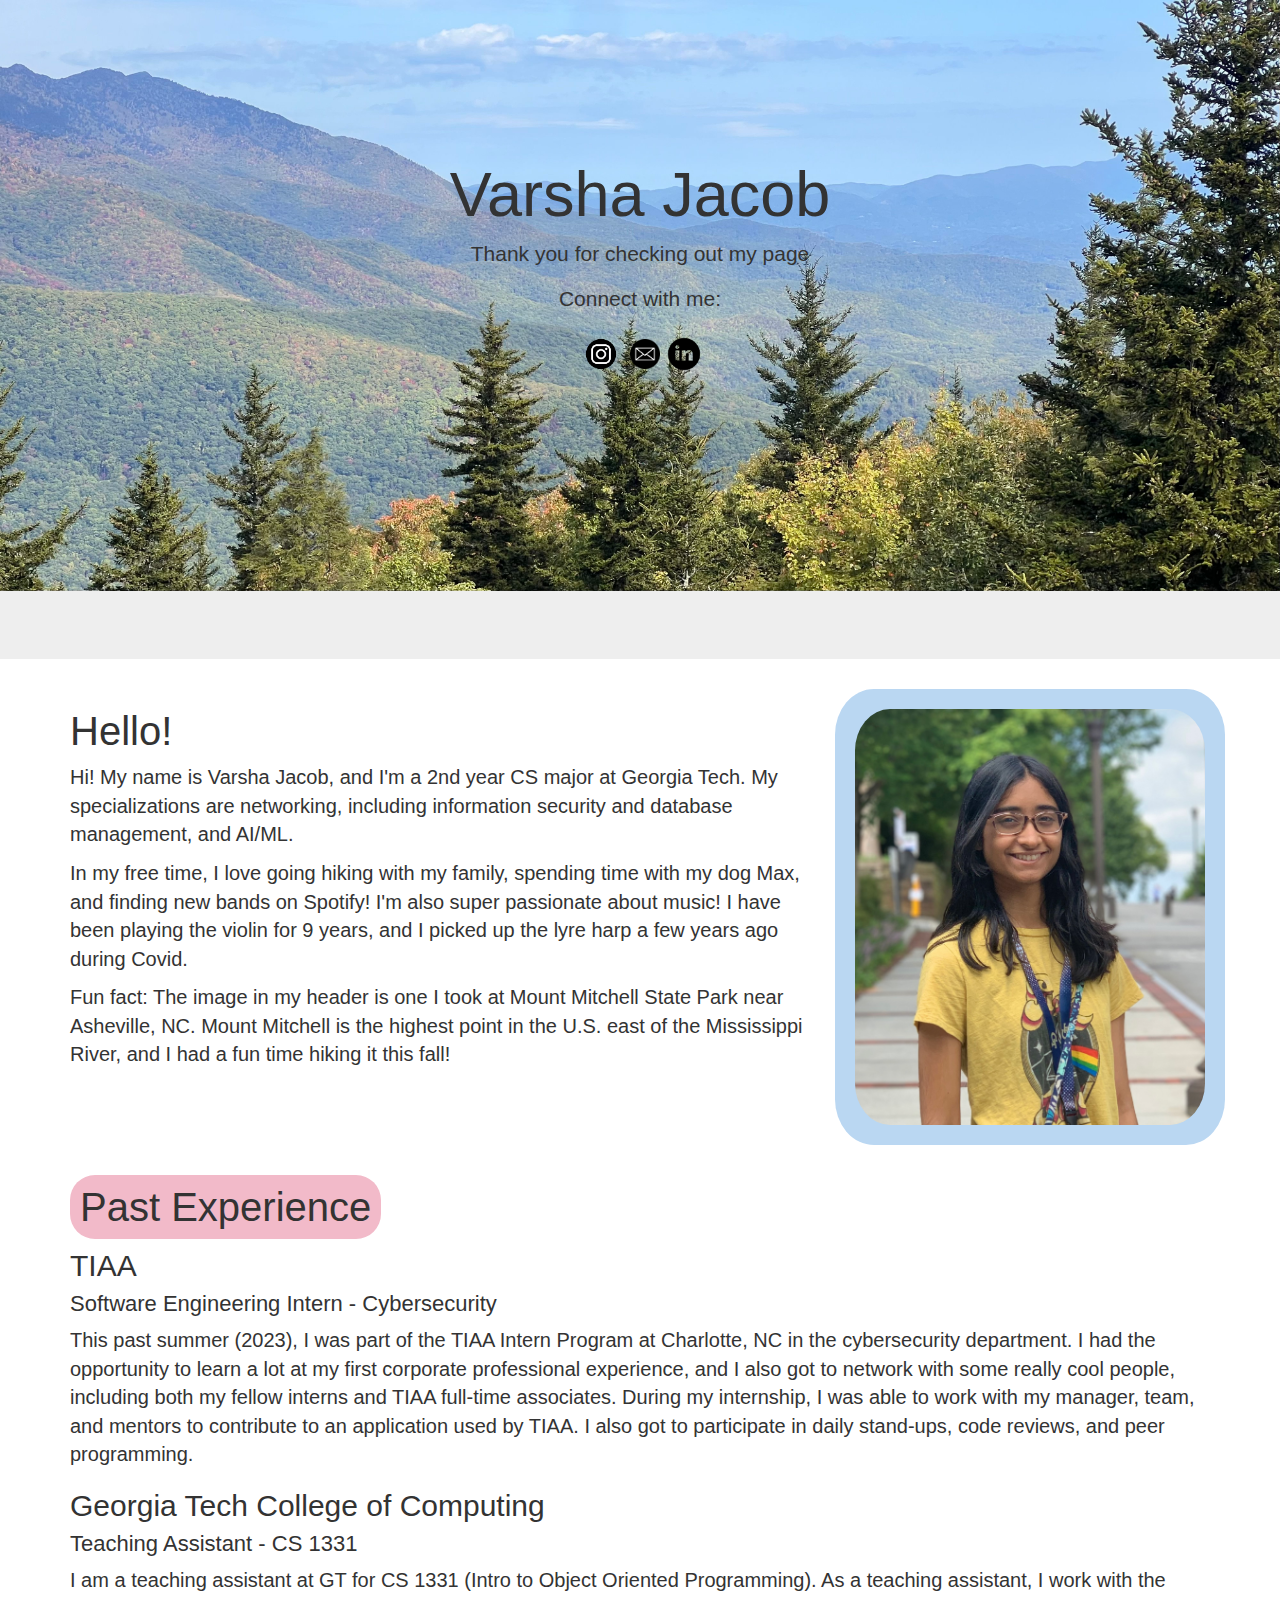
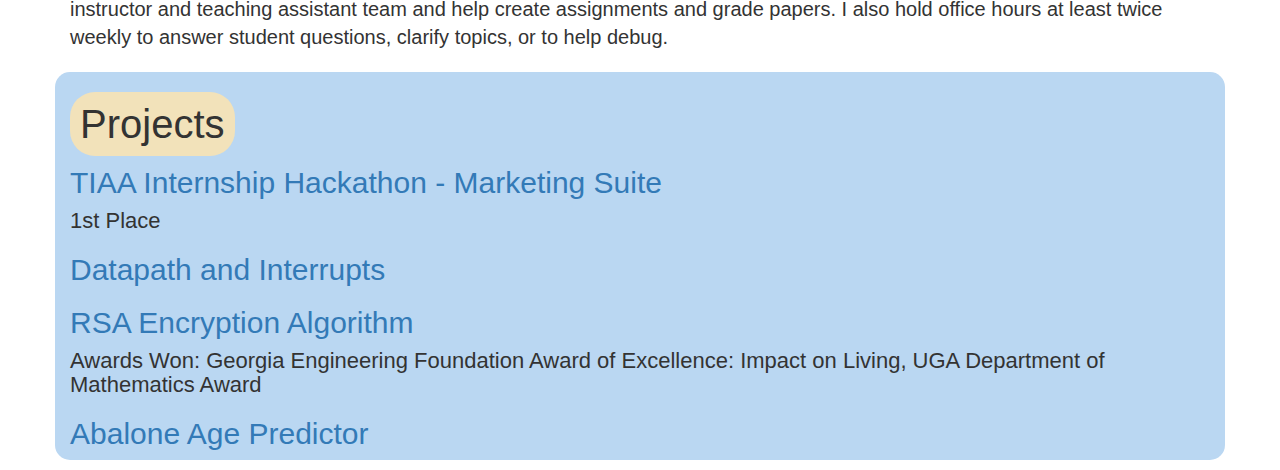
<file: index.html>
<!DOCTYPE html>
<html lang="en">
<head>
  <title>Varsha Jacob</title>
  <meta charset="utf-8">
  <meta name="viewport" content="width=device-width, initial-scale=1">
  <link rel="stylesheet" href="https://maxcdn.bootstrapcdn.com/bootstrap/3.4.1/css/bootstrap.min.css">
  <script src="https://ajax.googleapis.com/ajax/libs/jquery/3.6.4/jquery.min.js"></script>
  <script src="https://maxcdn.bootstrapcdn.com/bootstrap/3.4.1/js/bootstrap.min.js"></script>
  <link rel="stylesheet" href="styles.css">
</head>
<body>
    <!-- 
      <div class="topnav">
        <a class="active" href="#home">Home</a>
        <a href="#hello">About</a>
        <a href="#past-experiences">Past Experiences</a>
        <a href="#projects">Projects</a>
      </div>
    -->

<div class="jumbotron text-center">
  <h1>Varsha Jacob</h1>
  <p>Thank you for checking out my page</p> 
  <p>Connect with me: </p>
  <a href = "https://www.instagram.com/varshajacob15/"><img src = "assets/instagram.png" width = "50px"></a>
  <a href = "mailto:varsha.jacob@gatech.edu"><img src = "assets/email.png" width = "30px"></a>
  <a href = "https://www.linkedin.com/in/varsha-jacob/"><img src = "assets/linkedin.png" width = "40px"></a>
  

</div>

<div class="container">
  <div class="row">
    <div class="col-xs-8">
        <h1 id = "hello">Hello!</h1>
        
        <p>Hi! My name is Varsha Jacob, and I'm a 2nd year CS major at Georgia Tech. My specializations are networking, including information security and database management, and AI/ML.
        </p>
        <p>In my free time, I love going hiking with my family, spending time with my dog Max, and finding new bands on Spotify! I'm also super passionate about music! 
          I have been playing the violin for 9 years, and I picked up the lyre harp a few years ago during Covid. 
        </p>
        <p>Fun fact: The image in my header is one I took at Mount Mitchell State Park near Asheville, NC. Mount Mitchell is the highest point in the U.S. east of the Mississippi River, and I had a fun time hiking it this fall!</p>
    </div>
    <div class="col-xs-4 background-blue right me-img">
        <img src = "assets/me.jpg" width = "100%" class = "me-img">
    </div>
  </div>
</div>
<div class = "container">
    <h1 class = "background-pink bubble" id = "past-experiences"><span>Past Experience</span></h1>
    <h3>TIAA</h3>
    <h4>Software Engineering Intern - Cybersecurity</h4>
    <p>This past summer (2023), I was part of the TIAA Intern Program at Charlotte, NC in the cybersecurity department. 
    I had the opportunity to learn a lot at my first corporate professional experience, and I also got to network with some really cool people, including both my fellow interns and TIAA full-time associates.
    During my internship, I was able to work with my manager, team, and mentors to contribute to an application used by TIAA. I also got to participate in daily stand-ups, code reviews, and peer programming. </p>
    <h3>Georgia Tech College of Computing</h3>
    <h4>Teaching Assistant - CS 1331</h4>
    <p>I am a teaching assistant at GT for CS 1331 (Intro to Object Oriented Programming). As a teaching assistant, I work with the instructor and teaching assistant team and help create assignments and grade papers.
        I also hold office hours at least twice weekly to answer student questions, clarify topics, or to help debug. 
    </p>
</div>
<div class = "container background-blue projects">
    <h1 class = "background-orange" id = "projects"><span>Projects</span></h1>
    <a href = "TIAA.html"><h3>TIAA Internship Hackathon - Marketing Suite</h3></a>
    <h4>1st Place</h4>
    
    <a href = "datapath.html"><h3>Datapath and Interrupts</h3></a>
    
    <a href = "rsa.html"><h3>RSA Encryption Algorithm</h3></a>
    <h4>Awards Won: Georgia Engineering Foundation Award of Excellence: Impact on Living, UGA Department of Mathematics Award</h4>

    <a href = "abalone.html"><h3>Abalone Age Predictor</h3></a>

    
</div>

</body>
</html>
</file>
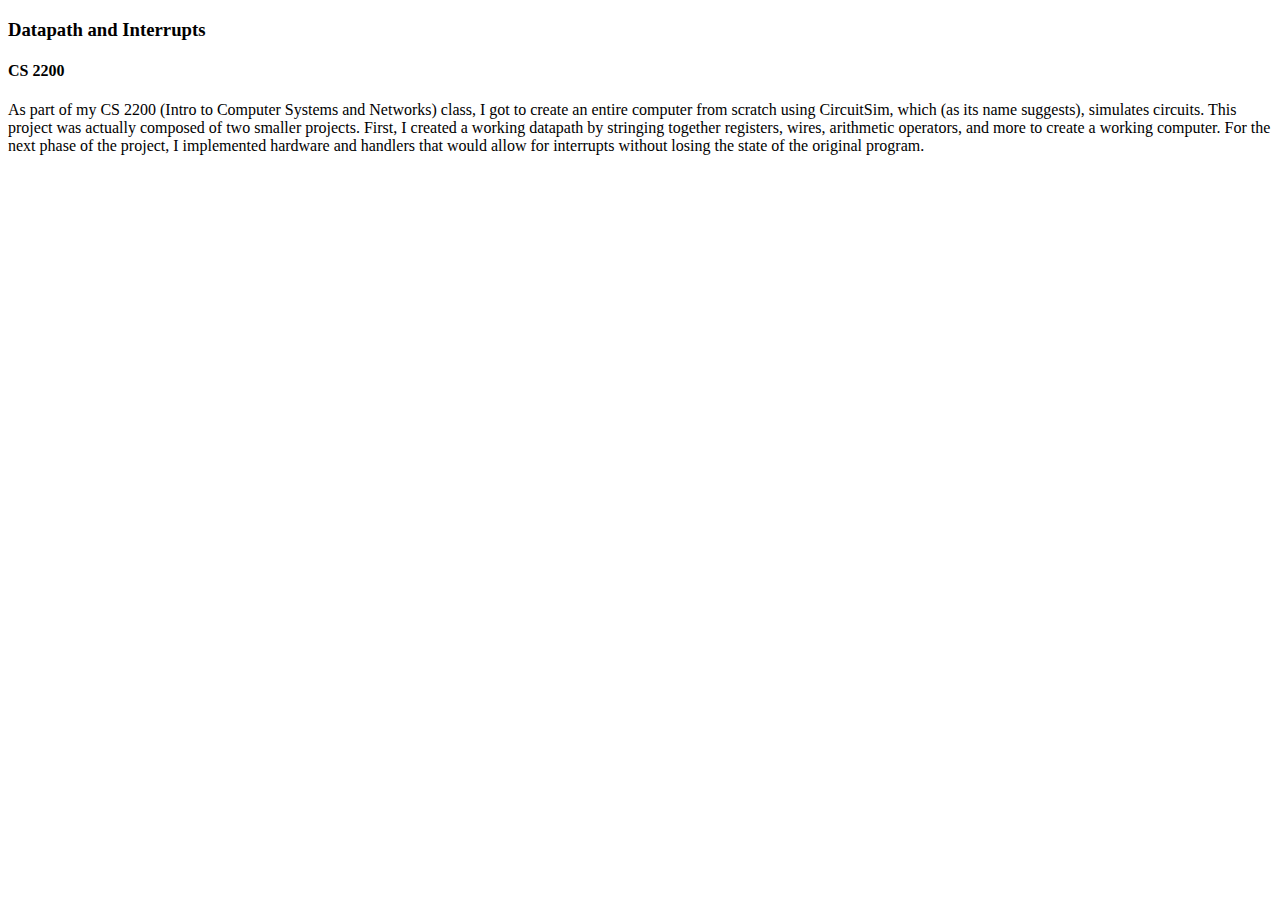
<file: datapath.html>
<!DOCTYPE html>
<html lang="en">
<head>
    <meta charset="UTF-8">
    <meta name="viewport" content="width=device-width, initial-scale=1.0">
    <title>Datapath and Interrupts</title>
</head>
<body>
    <h3>Datapath and Interrupts</h3>
    <h4>CS 2200</h4>
    <p>As part of my CS 2200 (Intro to Computer Systems and Networks) class, I got to create an entire computer from scratch using CircuitSim, which (as its name suggests), simulates circuits.
    This project was actually composed of two smaller projects. First, I created a working datapath by stringing together registers, wires, arithmetic operators, and more to create a working computer. 
    For the next phase of the project, I implemented hardware and handlers that would allow for interrupts without losing the state of the original program. 
    </p>

    
</body>
</html>
</file>
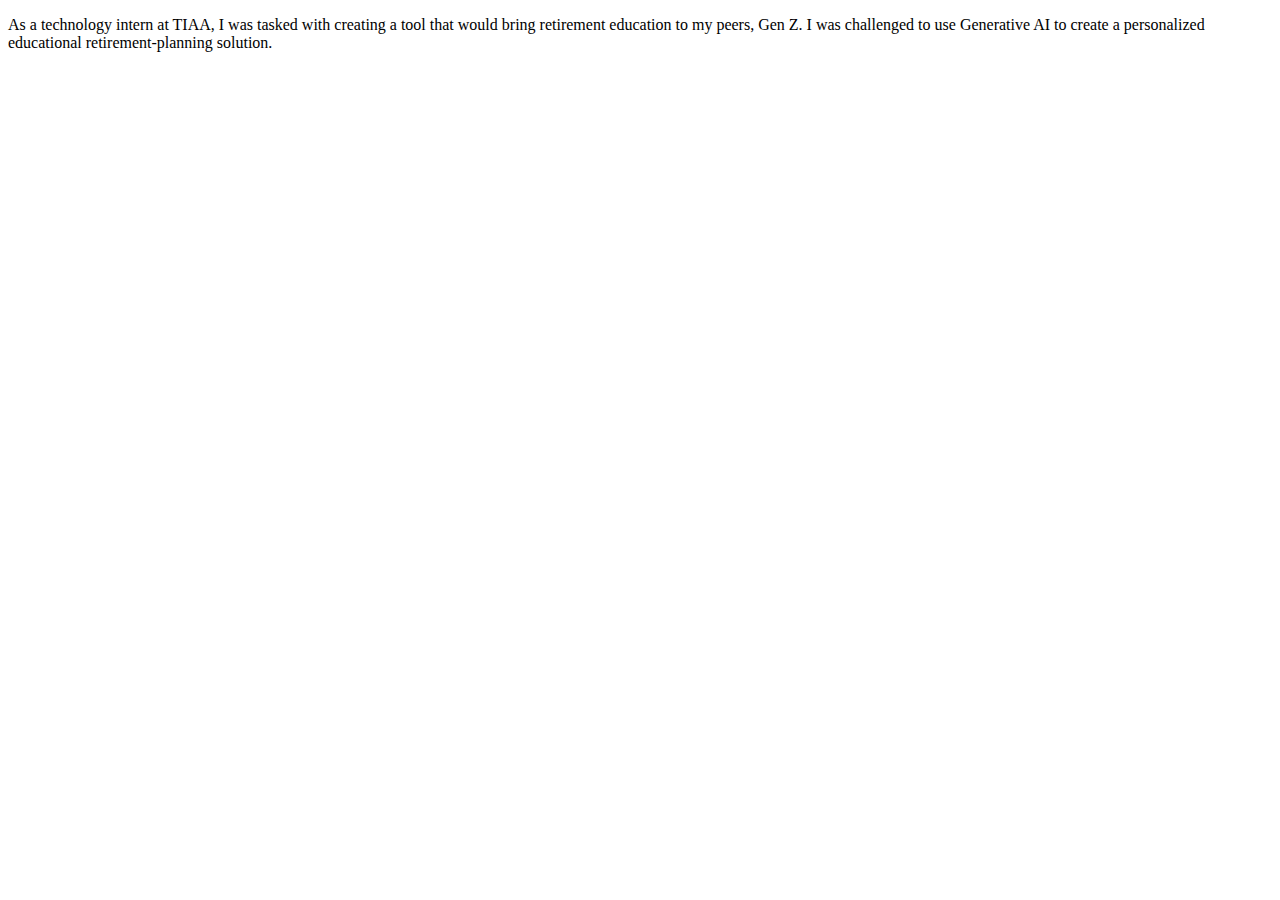
<file: TIAA.html>
<!DOCTYPE html>
<html lang="en">
<head>
    <meta charset="UTF-8">
    <meta name="viewport" content="width=device-width, initial-scale=1.0">
    <title>TIAA Marketing Suite</title>
</head>
<body>
    <p>As a technology intern at TIAA, I was tasked with creating a tool that would bring retirement education to my peers, Gen Z. 
        I was challenged to use Generative AI to create a personalized educational retirement-planning solution.
    </p>
    
</body>
</html>
</file>
<file: styles.css>
*{
    font-family: 'Pixelify Sans', cursive;
    font-family: 'Roboto', sans-serif;
    
}
p{
    font-size: 20px;
}
h1{
    font-size: 40px;
}
h3{
    font-size: 30px;
}
h4 {
    font-size: 22px;
}
/* Add a black background color to the top navigation */
.topnav {
    background-color: #333;
    overflow: hidden;
  }
  
  /* Style the links inside the navigation bar */
  .topnav a {
    float: left;
    color: #f2f2f2;
    text-align: center;
    padding: 14px 16px;
    text-decoration: none;
    font-size: 17px;
  }
  
  /* Change the color of links on hover */
  .topnav a:hover {
    background-color: #ddd;
    color: black;
  }
  
  /* Add a color to the active/current link */
  .topnav a.active {
    background-color: #04AA6D;
    color: white;
  }
  
.jumbotron{
    background-image: url('assets/background.jpg');
    background-repeat: no-repeat;
    
    background-position: center top;
    background-size: 100% ;
    padding-top: 140px;
    padding-bottom: 280px;
    height: 100%

}
.container{
    margin-bottom: 10px;
}
.background-blue{
    background-color: #BAD7F2;
}

.hearts{
    width: 20%;
    display: block;
    margin-right: auto;
    margin-left: auto;
}
.background-pink span{
    background-color: #F2BAC9;
    padding: 10px;
    border-radius: 25px;
}
.background-orange span{
    background-color: #F2E2BA;
    padding: 10px;
    border-radius: 25px;
}
.right{
    padding: 20px;
    margin-bottom: 10px;

}

.me-img {
    border-radius: 10%;
}

.projects{
    padding-top: 10px;
    border-radius: 15px;
}
</file>
